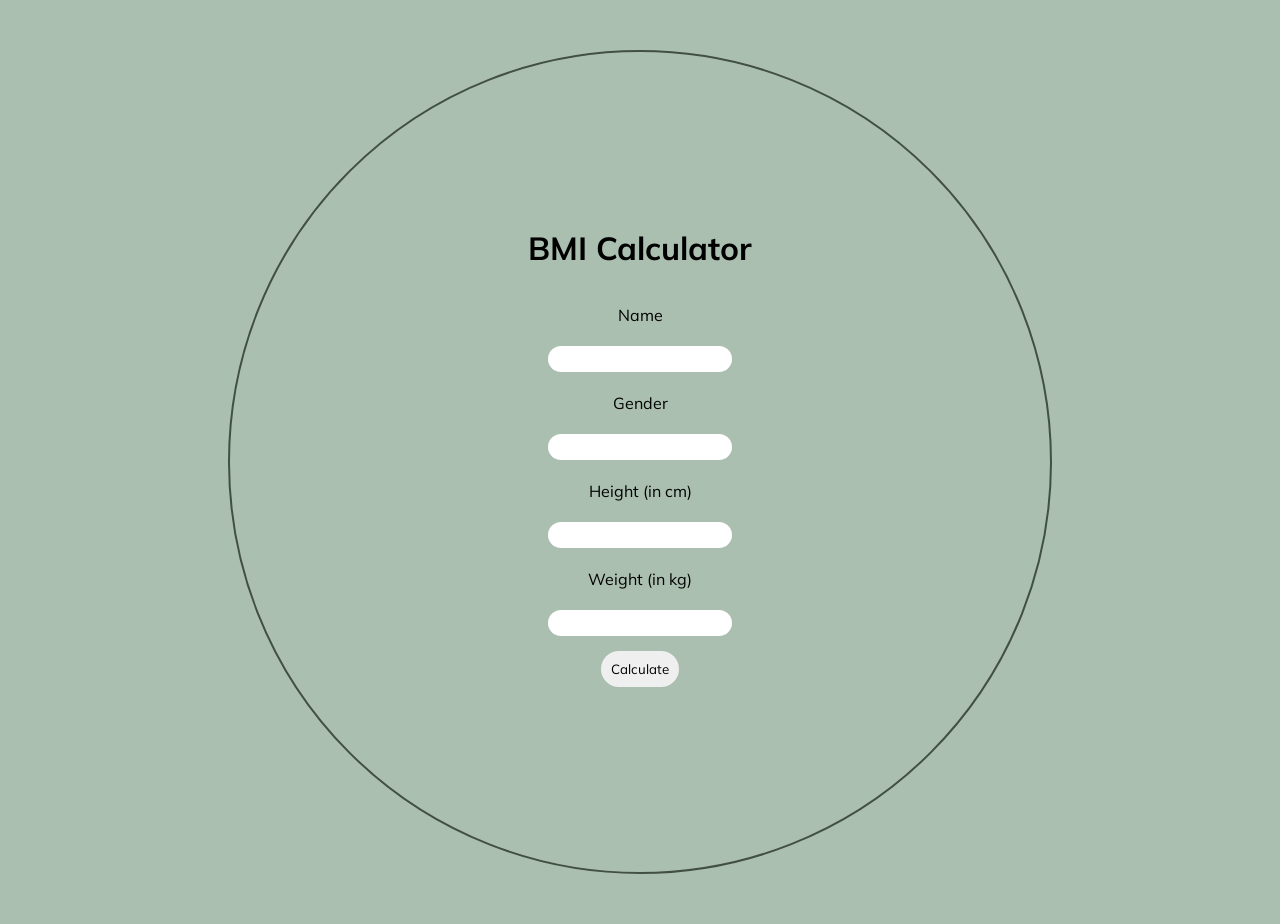
<file: BMIhw/index.html>
<!DOCTYPE html>
<html lang="en">
  <head>
    <meta charset="UTF-8" />
    <meta http-equiv="X-UA-Compatible" content="IE=edge" />
    <meta name="viewport" content="width=device-width, initial-scale=1.0" />
    <title>BMI Calculator</title>
    <link rel="stylesheet" href="./style.css" />
    <link
      href="https://fonts.googleapis.com/css?family=Muli"
      rel="stylesheet"
    />
  </head>
  <body>
    <div class="big-main-box">
      
      <div class="main-box">
        <h1>BMI Calculator</h1>
        <p>Name</p>

        <input type="text" id="name" />

        <p>Gender</p>

        <input type="text" id="gender" />

        <p>Height (in cm)</p>

        <input type="text" id="height" />

        <p>Weight (in kg)</p>

        <input type="text" id="weight" />

        <button id="btn">Calculate</button>

        <div id="result">
        </div>
      </div>
    </div>

    <script src="script.js"></script>
    
  </body>
</html>
</file>
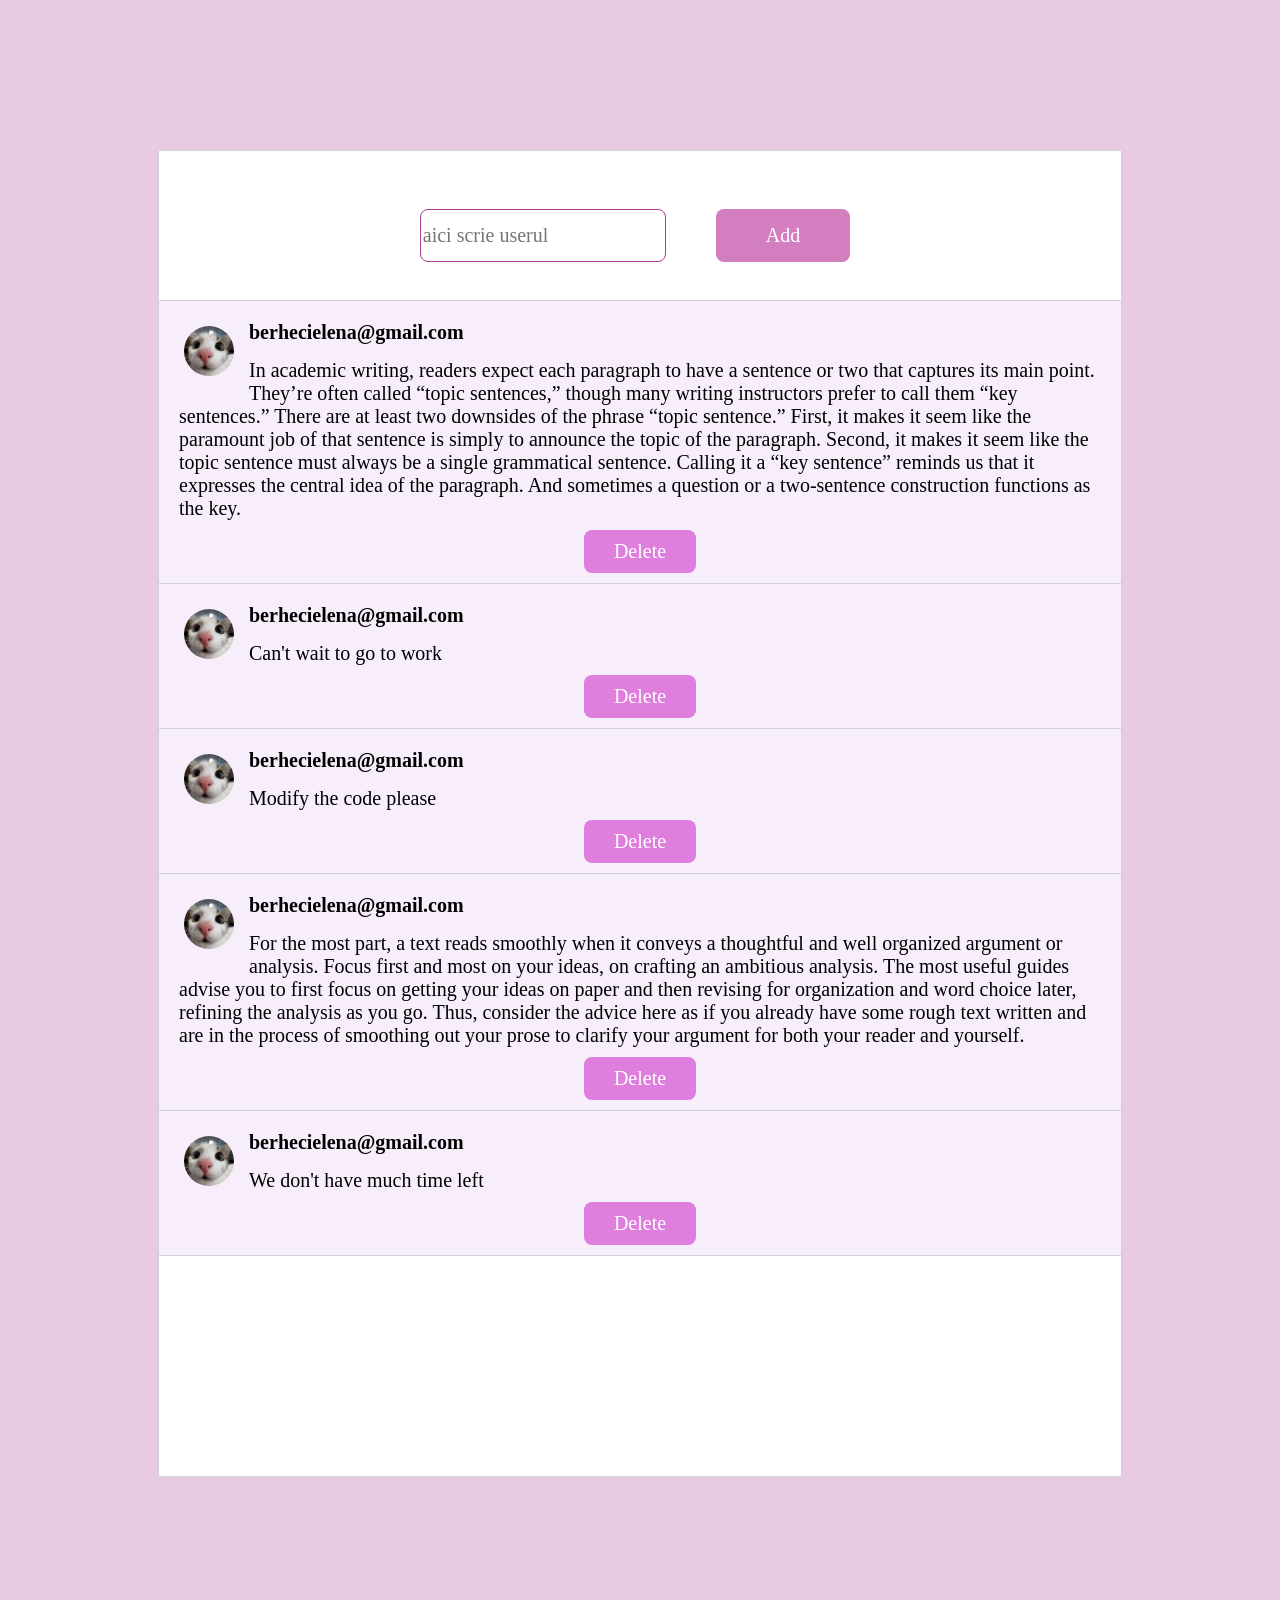
<file: Comment Box hw/index.html>
<!DOCTYPE html>
<html lang="en">
  <head>
    <meta charset="UTF-8" />
    <meta http-equiv="X-UA-Compatible" content="IE=edge" />
    <meta name="viewport" content="width=device-width, initial-scale=1.0" />
    <link rel="stylesheet" href="./style.css" />

    <title>e-mail</title>
    <link rel="shortcut icon" href="/pngfind.com-mail-icon-png-533871.png">
  </head>
  <body>
    <div class="main-box">
      <div class="searchbar">
        <input type="text" id="to-do-input" placeholder="aici scrie userul" name="search"/>
        <button class="mainbttn" id="to-do-button">Add</button>
        <script src="./dom.js"></script>
      </div>
    </div>
    <div class="bottom-box"></div>
  </body>
</html>
</file>
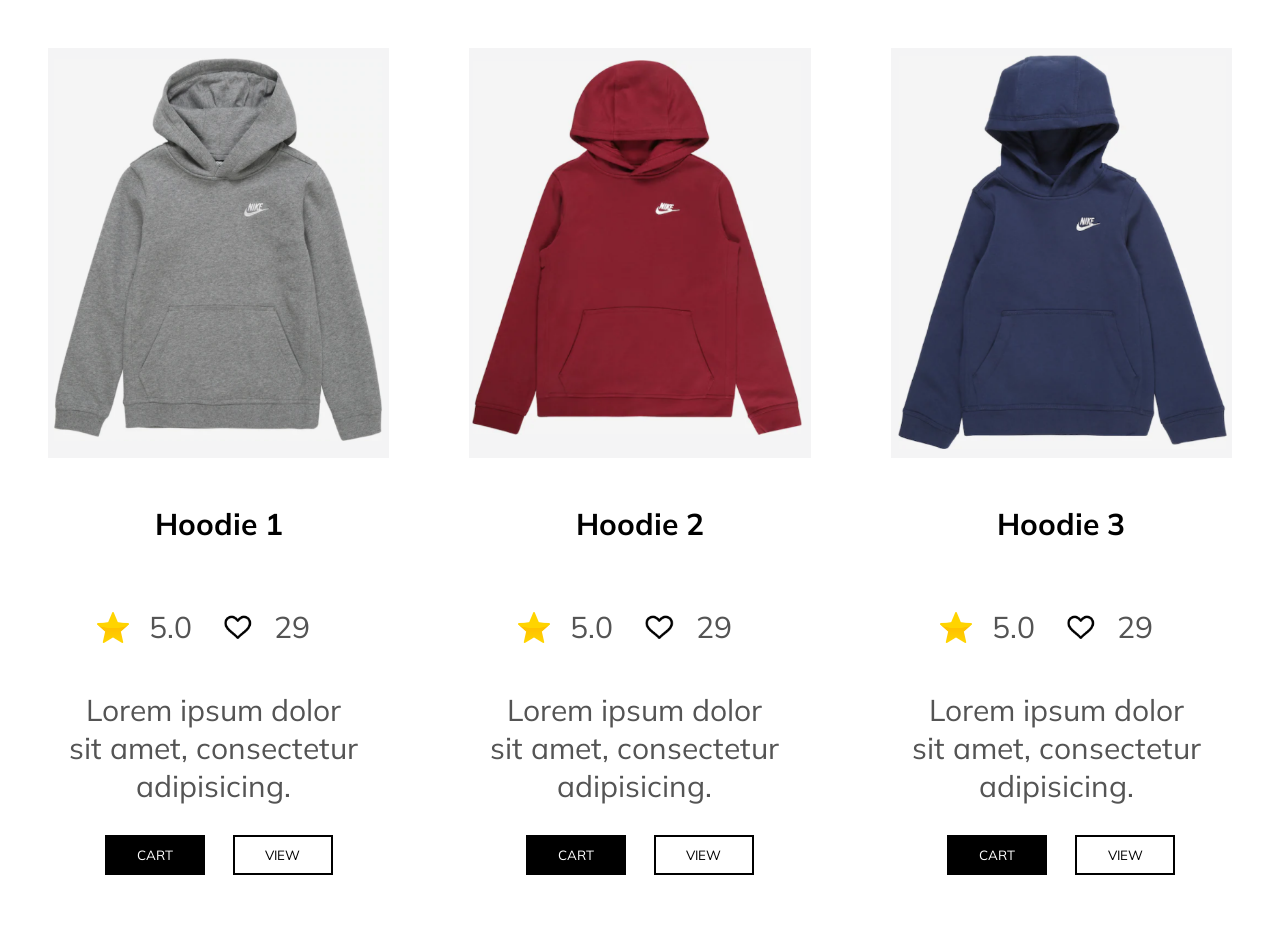
<file: OPTIONALLayoutinghw/index.html>
<!DOCTYPE html>
<html lang="en">
  <head>
    <meta charset="UTF-8" />
    <meta http-equiv="X-UA-Compatible" content="IE=edge" />
    <meta name="viewport" content="width=device-width, initial-scale=1.0" />
    <title>Shop</title>
    <link rel="stylesheet" href="./style.css" />
    <link
      href="https://fonts.googleapis.com/css?family=Muli"
      rel="stylesheet"
    />
  </head>
  <body>
    <div class="main-box">
      <div class="first-product">
        <img src="images/first-hoodie.png" width="100%" height="100%" />
        <h4>Hoodie 1</h4>
        <div class="rating">
          <img src="images/star.png" style="max-width: 10%; height: auto" />
          <p>5.0</p>
          <img src="images/heart.jpeg" style="max-width: 10%; height: auto" />
          <p>29</p>
        </div>
        <p>Lorem ipsum dolor sit amet, consectetur adipisicing.</p>
        <button class="cart" width="100%" height="100%">CART</button>
        <button class="view" width="100%" height="100%">VIEW</button>
      </div>
      <div class="second-product">
        <img src="images/second-hoodie.png" width="100%" height="100%" />
        <h4>Hoodie 2</h4>
        <div class="rating">
          <img src="images/star.png" style="max-width: 10%; height: auto" />
          <p>5.0</p>
          <img src="images/heart.jpeg" style="max-width: 10%; height: auto" />
          <p>29</p>
        </div>
        <p>Lorem ipsum dolor sit amet, consectetur adipisicing.</p>
        <button class="cart" width="100%" height="100%">CART</button>
        <button class="view" width="100%" height="100%">VIEW</button>
      </div>
      <div class="third-product">
        <img src="images/third-hoodie.png" width="100%" height="100%" />
        <h4>Hoodie 3</h4>
        <div class="rating">
          <img src="images/star.png" style="max-width: 10%; height: auto" />
          <p>5.0</p>
          <img src="images/heart.jpeg" style="max-width: 10%; height: auto" />
          <p>29</p>
        </div>
        <p>Lorem ipsum dolor sit amet, consectetur adipisicing.</p>
        <button class="cart" width="100%" height="100%">CART</button>
        <button class="view" width="100%" height="100%">VIEW</button>
      </div>
    </div>
  </body>
</html>
</file>
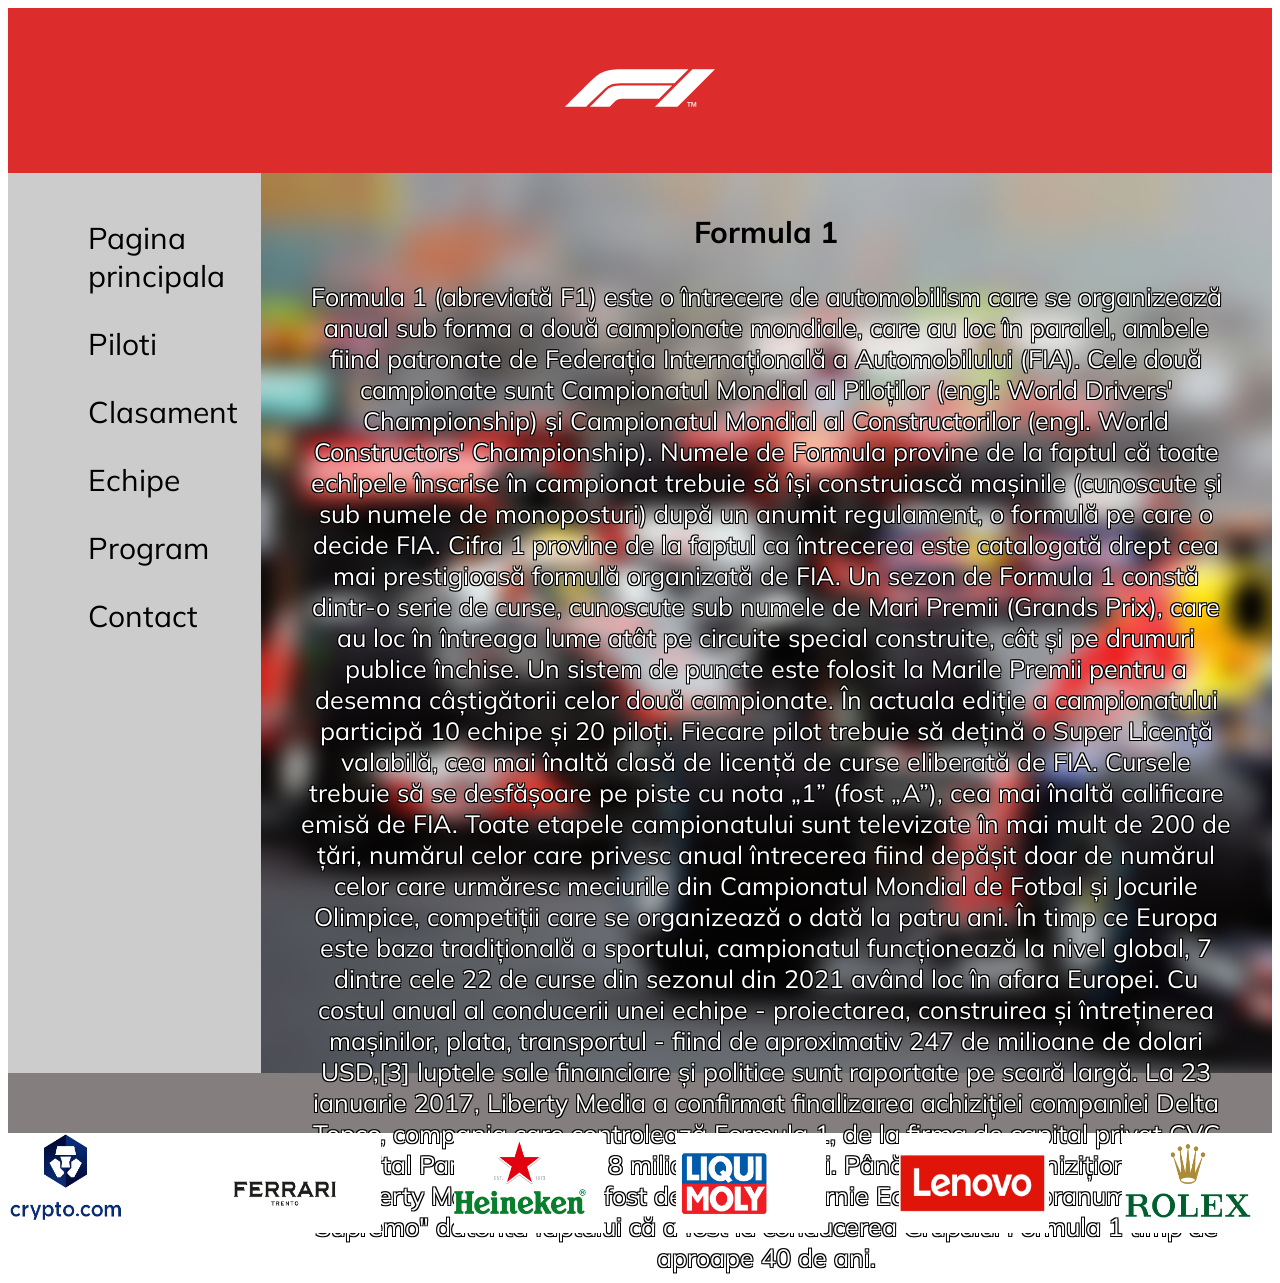
<file: proiect razvy/index.html>
<!DOCTYPE html>
<html lang="en">
<head>
    <meta charset="UTF-8">
    <meta http-equiv="X-UA-Compatible" content="IE=edge">
    <meta name="viewport" content="width=device-width, initial-scale=1.0">
    <link rel="stylesheet" href="style.css">
    <link
      href="https://fonts.googleapis.com/css?family=Muli"
      rel="stylesheet"
    />
    <title>Pagina principala</title>
</head>
<body>
    <header>
        <img src="images/f1_logo.svg"; height="50px">
  

      </header>
      
      <section>
        <nav>
          <ul>
            <li><a href="/index.html">Pagina principala</a></li>
            <li><a href="/piloti.html">Piloti</a></li>
            <li><a href="/clasament.html">Clasament</a></li>
            <li><a href="/echipe.html">Echipe</a></li>
            <li><a href="/program.html">Program</a></li>
            <li><a href="/contact.html">Contact</a></li>
        </nav>
        
        <div class="content">

          <h1>Formula 1</h1>
         <p> Formula 1 (abreviată F1) este o întrecere de automobilism care se organizează anual sub forma a două campionate mondiale, care au loc în paralel, ambele fiind patronate de Federația Internațională a Automobilului (FIA). Cele două campionate sunt Campionatul Mondial al Piloților (engl: World Drivers' Championship) și Campionatul Mondial al Constructorilor (engl. World Constructors' Championship). Numele de Formula provine de la faptul că toate echipele înscrise în campionat trebuie să își construiască mașinile (cunoscute și sub numele de monoposturi) după un anumit regulament, o formulă pe care o decide FIA. Cifra 1 provine de la faptul ca întrecerea este catalogată drept cea mai prestigioasă formulă organizată de FIA.

Un sezon de Formula 1 constă dintr-o serie de curse, cunoscute sub numele de Mari Premii (Grands Prix), care au loc în întreaga lume atât pe circuite special construite, cât și pe drumuri publice închise. Un sistem de puncte este folosit la Marile Premii pentru a desemna câștigătorii celor două campionate. În actuala ediție a campionatului participă 10 echipe și 20 piloți. Fiecare pilot trebuie să dețină o Super Licență valabilă, cea mai înaltă clasă de licență de curse eliberată de FIA. Cursele trebuie să se desfășoare pe piste cu nota „1” (fost „A”), cea mai înaltă calificare emisă de FIA.
Toate etapele campionatului sunt televizate în mai mult de 200 de țări, numărul celor care privesc anual întrecerea fiind depășit doar de numărul celor care urmăresc meciurile din Campionatul Mondial de Fotbal și Jocurile Olimpice, competiții care se organizează o dată la patru ani. În timp ce Europa este baza tradițională a sportului, campionatul funcționează la nivel global, 7 dintre cele 22 de curse din sezonul din 2021 având loc în afara Europei. Cu costul anual al conducerii unei echipe - proiectarea, construirea și întreținerea mașinilor, plata, transportul - fiind de aproximativ 247 de milioane de dolari USD,[3] luptele sale financiare și politice sunt raportate pe scară largă. La 23 ianuarie 2017, Liberty Media a confirmat finalizarea achiziției companiei Delta Topco, compania care controlează Formula 1, de la firma de capital privat CVC Capital Partners pentru 8 miliarde de dolari. Până să fi fost achiziționată de Liberty Media, firma a fost deținută de Bernie Ecclestone, supranumit „F1 Supremo" datorită faptului că a fost la conducerea Grupului Formula 1 timp de aproape 40 de ani.
          </p><div class="bd-image"></div>
        </div>
      </section>
      
      <footer>
<div class="footer-info"></div>     
      </footer> 
      <div class="sponsors">

        <img src="images/crypto.png" >
        <img src="images/ferrari.png">
        <img src="images/heineken.png">
        <img src="images/liqui moly.jpeg">
        <img src="images/Lenovo.jpeg">
        <img src="images/rolex.png">
        
    </div>
</body>
</html>
</file>
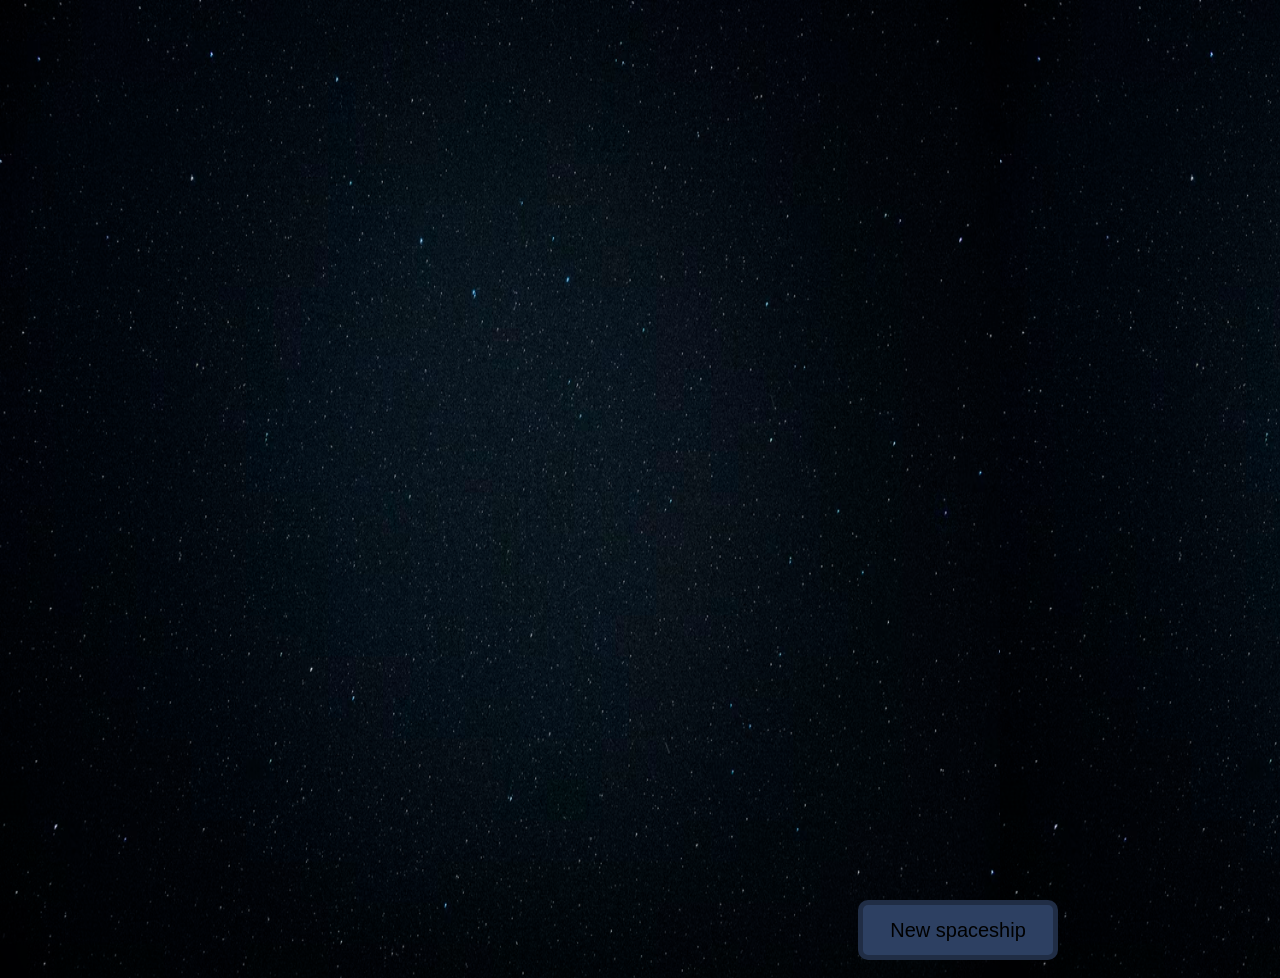
<file: week10spaceship/index.html>
<!DOCTYPE html>
<html lang="en">
  <head>
    <meta charset="UTF-8" />
    <meta http-equiv="X-UA-Compatible" content="IE=edge" />
    <meta name="viewport" content="width=device-width, initial-scale=1.0" />
    <link rel="stylesheet" href="./style.css" />
    <title>Spaceship Game</title>
  </head>
  <body>
    <div class="game-container"></div>
    <button class="generate">New spaceship</button>
    <script type="module" src="./app.js"></script>
  </body>
</html>
</file>
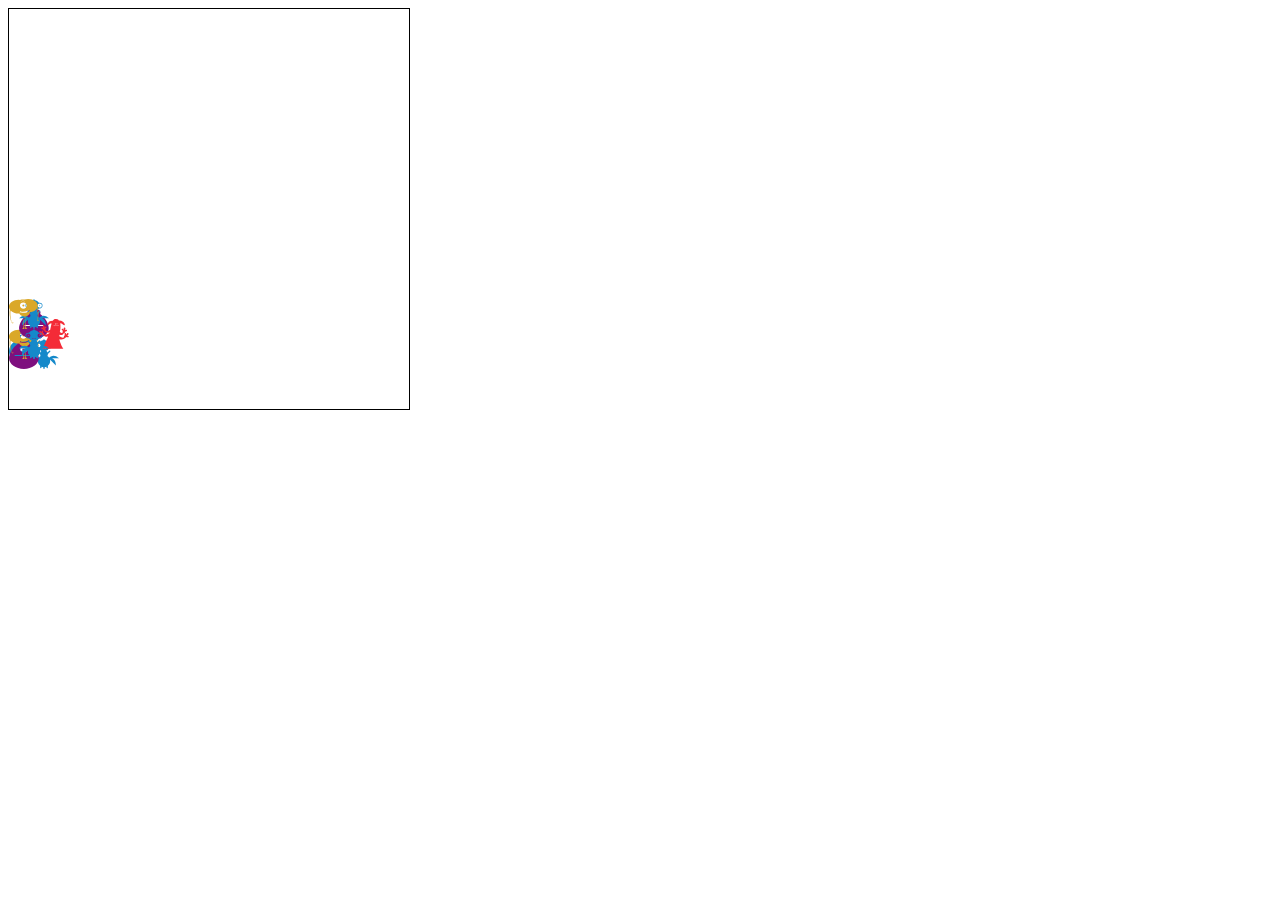
<file: week11_spaceshipHW/index.html>
<!DOCTYPE html>
<html lang="en">
  <head>
    <meta charset="UTF-8" />
    <meta http-equiv="X-UA-Compatible" content="IE=edge" />
    <meta name="viewport" content="width=device-width, initial-scale=1.0" />
    <title>Document</title>
    <link rel="stylesheet" href="./style.css" />
  </head>
  <body>
    <div id="game-container"></div>
    <script type="module" src="./app.js"></script>
  </body>
</html>
</file>
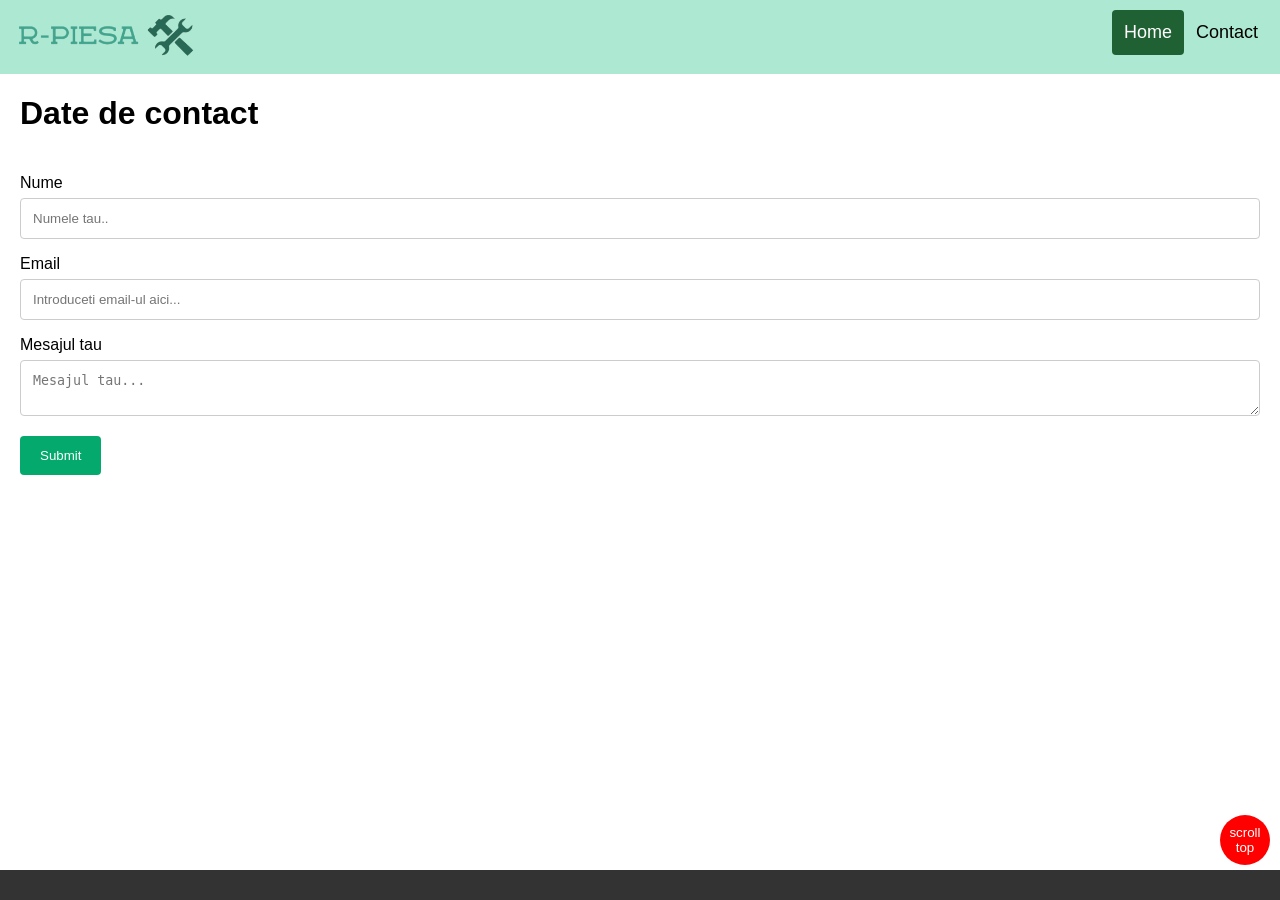
<file: 02week/contact.html>
<!DOCTYPE html>
<html>
<head>
<meta name="viewport" content="width=device-width, initial-scale=1">
<link rel="stylesheet"  href="./contact.css"/>
<style>

</style>
</head>
<meta name="viewport" content="width=device-width,initial-scale=1,maximum-scale=1,user-scalable=no">
<meta http-equiv="X-UA-Compatible" content="IE=edge,chrome=1">
<meta name="HandheldFriendly" content="true">
<link rel="icon" href="imagini/icon.png">
<title>R-Piesa</title>
<body>

<div class="header">
    <img src="imagini/Logo_R-Piesa.png"; height="50px">
  
  <div class="header-right">
    <a class="active" href="./home.html">Home</a>
    <a href="./contact.html">Contact</a>
    
  </div>
</div>

<div style="padding-left:20px">
  <h1>Date de contact</h1>
  
</div>
<div class="container">
  <form action="/action_page.php">
    <label for="nume">Nume</label>
    <input type="text" id="fname" name="nume" placeholder="Numele tau..">
    
    <label for="email">Email</label>
    <input type="text" id="email" name="email" placeholder="Introduceti email-ul aici..." ><br>
    
    <label for="mesajultau">Mesajul tau</label>
    <textarea id="text" name="mesajultau" placeholder="Mesajul tau..." ></textarea>
    
    
    <input type="submit" value="Submit">
  </form>
  
</div>
<button id="scrolltop">
  scroll top
</button>

<footer>
   </footer>
</body>
</html>
</file>
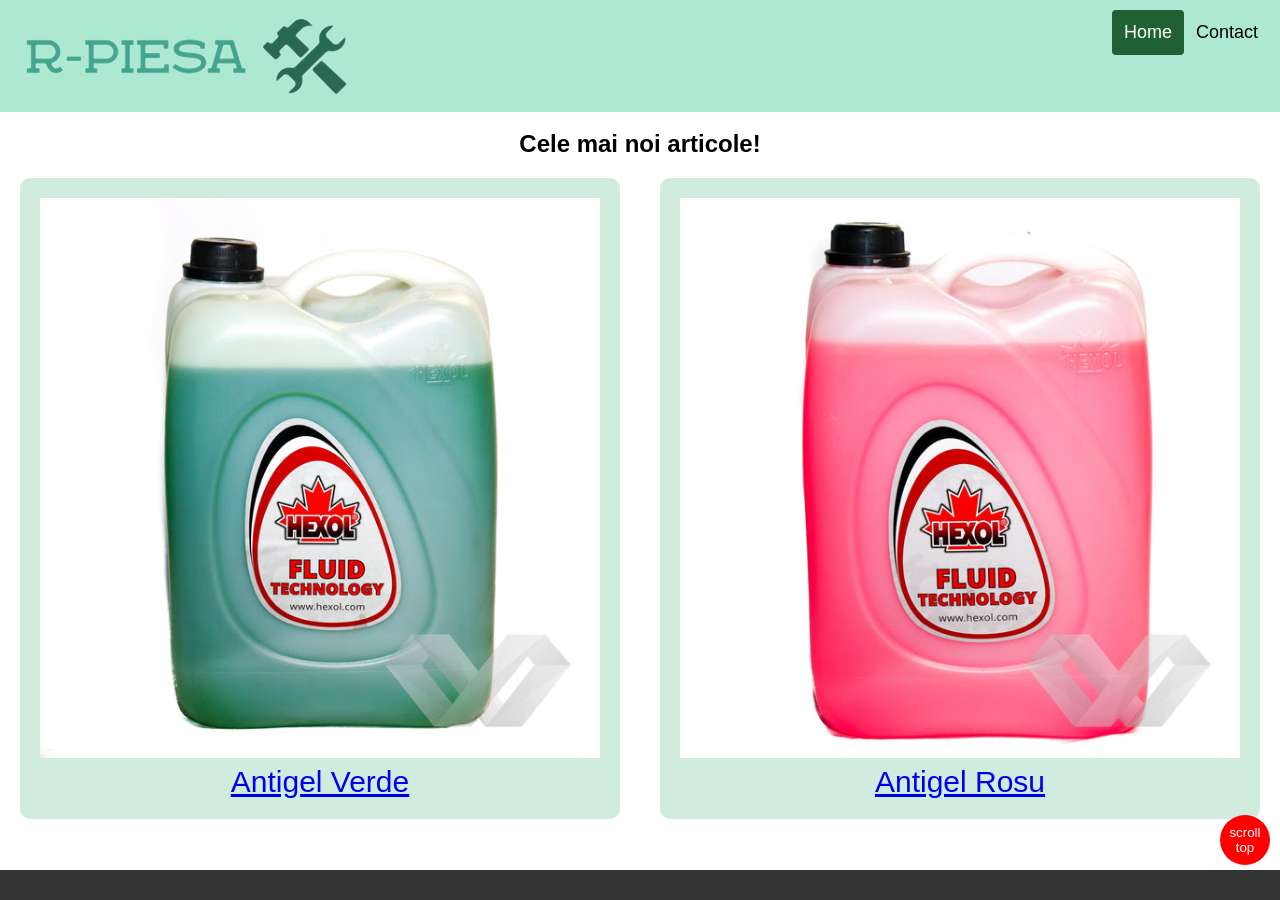
<file: 02week/home.html>
<!DOCTYPE html>
<html>
<head>
<meta name="viewport" content="width=device-width, initial-scale=1">
<link rel="stylesheet"  href="./home.css"/>
<style>


</style>
</head>
<meta name="viewport" content="width=device-width,initial-scale=1,maximum-scale=1,user-scalable=no">
<meta http-equiv="X-UA-Compatible" content="IE=edge,chrome=1">
<meta name="HandheldFriendly" content="true">
<link rel="icon" href="imagini/icon.png">
<title>R-Piesa</title>
<body>

<div class="header">
  
    <img src="imagini/Logo_R-Piesa.png">
  
  <div class="header-right">
    <a class="active" href="#home">Home</a>
    <a href="./contact.html">Contact</a>
 
  </div>
</div>

  

  <div class="content">
    <br>
    <h2>Cele mai noi articole! </h2>
<div class="flex-container">
    
  
   <div class="flex-item-left">
<div><a href="post-one.html" ><img src="imagini/antigel verde.jpeg"><br>Antigel Verde</a></div>
</div>

<div class="flex-item-right">
<div><a href="post-two.html" ><img src="imagini/antigel rosu.jpeg" ><br>Antigel Rosu</a></div>
</div>
</div>

</div>
<button id="scrolltop">
  scroll top
</button>



  <div class="footer"></div>


</body>
</html>
</file>
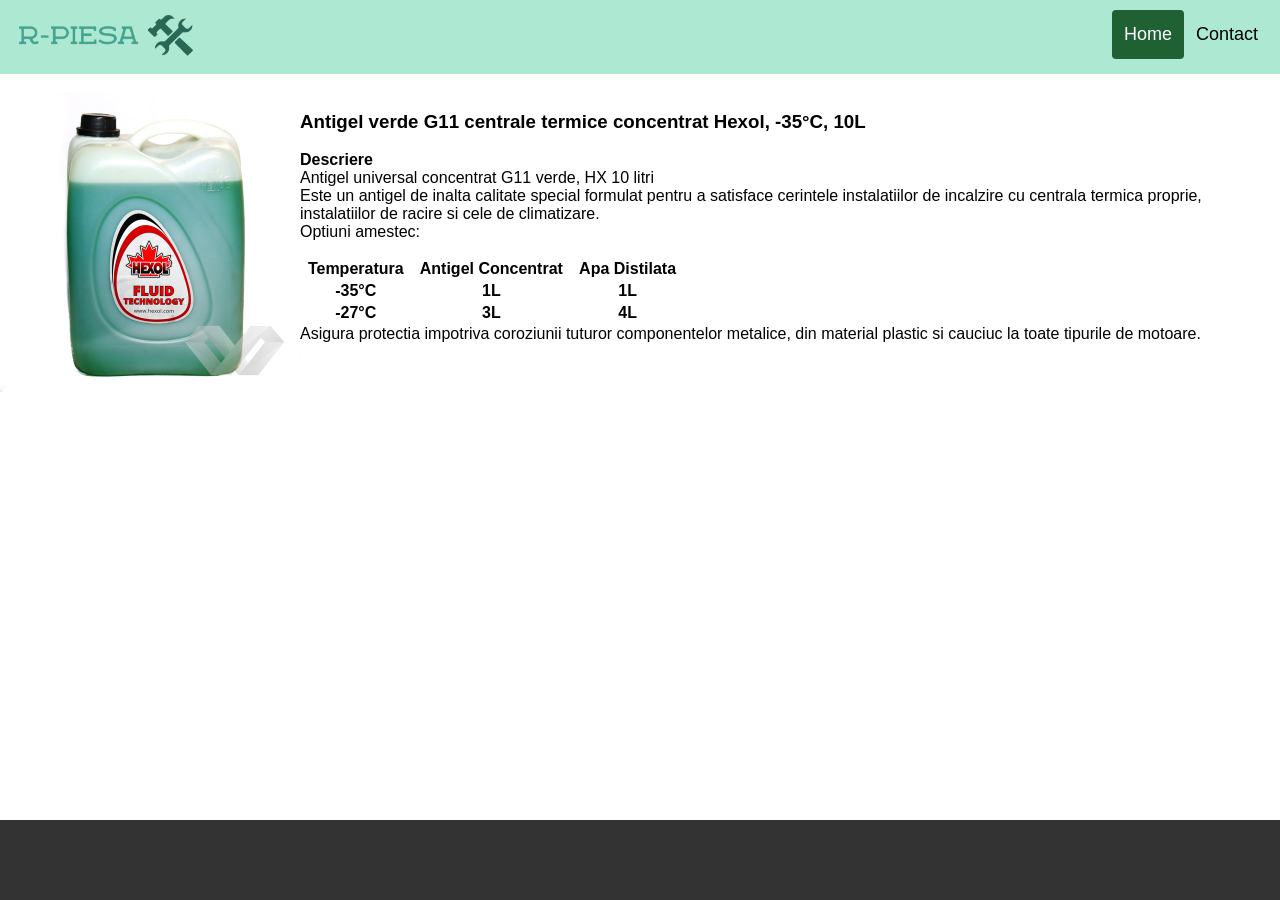
<file: 02week/post-one.html>
<!DOCTYPE html>
<html>
<head>
<meta name="viewport" content="width=device-width, initial-scale=1">
<link rel="stylesheet"  href="./post-one.css"/>
<style>


</style>
</head>
<body>
    <footer>

    </footer>
<div class="header">
    
    <img src="imagini/Logo_R-Piesa.png"; height="50px">
  
  <div class="header-right">
    <a class="active" href="#home">Home</a>
    <a href="./contact.html">Contact</a>
    
  </div>
</div>

<div style="padding-left:20px">
  <div class="content">
    

</div>
</div>
<br>

<div style="float: left">
<img src="imagini/antigel verde.jpeg" height="300px">
</div>
<h3>Antigel verde G11 centrale termice concentrat Hexol, -35°C, 10L
  
   </h3>
<p><b>Descriere</b><br>
    Antigel universal concentrat G11 verde, HX 10 litri<br>
    
    Este un antigel de inalta calitate special formulat pentru a satisface cerintele instalatiilor de incalzire cu centrala termica proprie, instalatiilor de racire si cele de climatizare.<br>
    
    Optiuni amestec:<br>
   <table style="width:30%">
    <tr>
<th>Temperatura</th>
<th>Antigel Concentrat</th>
<th>Apa Distilata</th>
</tr>
  <tr>
      <th>-35°C</th>
      <th>1L</th>
      <th>1L</th>
  </tr>
  <tr>
      <th>-27°C</th>
      <th>3L</th>
      <th>4L</th>
  </tr>
</table>
    Asigura protectia impotriva coroziunii tuturor componentelor metalice, din material plastic si cauciuc la toate tipurile de motoare. </p>
    
</body>
</html>
</file>
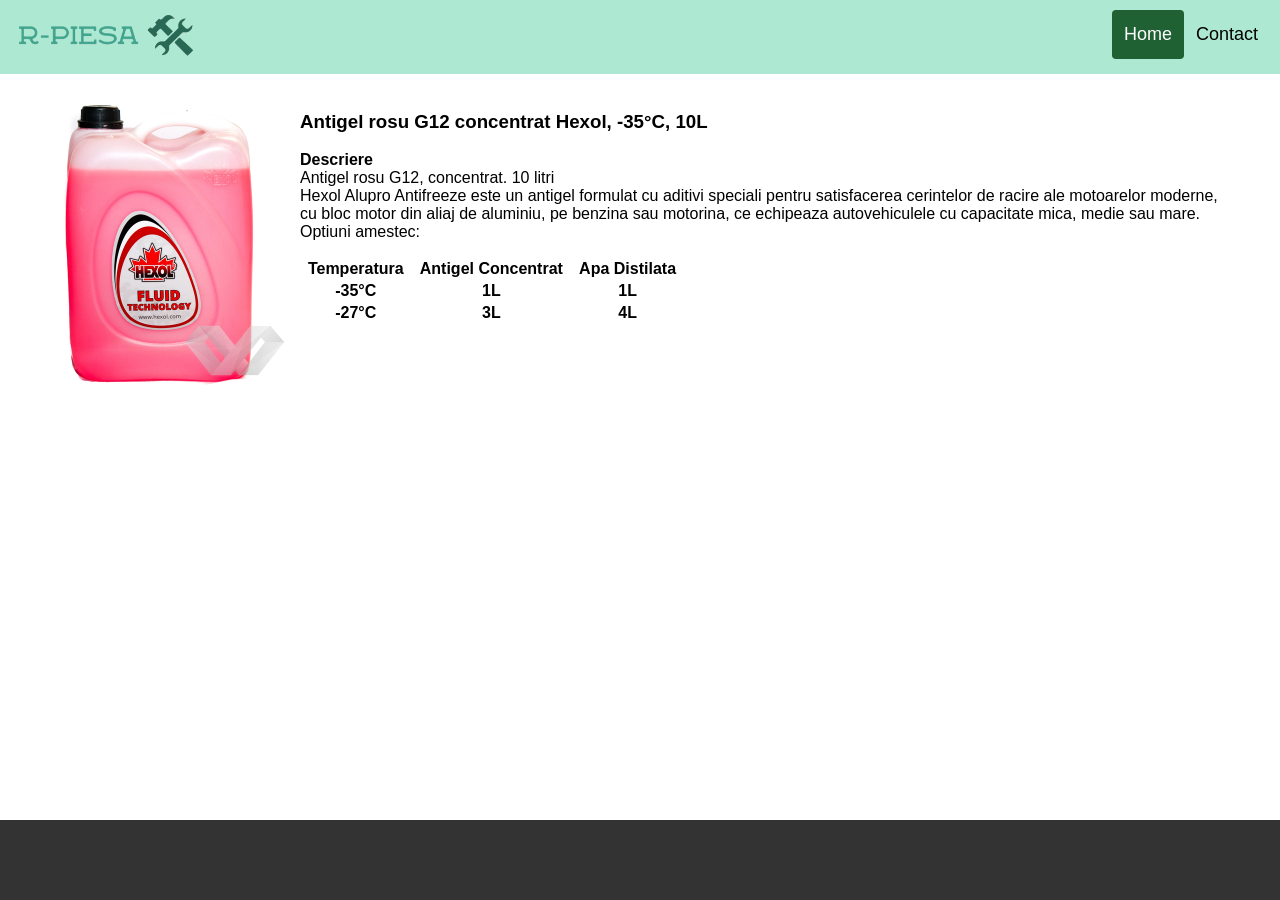
<file: 02week/post-two.html>
<!DOCTYPE html>
<html>
<head>
<meta name="viewport" content="width=device-width, initial-scale=1">
<link rel="stylesheet"  href="./post-one.css"/>
<style>


</style>
</head>
<body>
    <footer>

    </footer>
<div class="header">
    
    <img src="imagini/Logo_R-Piesa.png"; height="50px">
  
  <div class="header-right">
    <a class="active" href="#home">Home</a>
    <a href="./contact.html">Contact</a>
    
  </div>
</div>

<div style="padding-left:20px">
  <div class="content">
    

</div>
</div>
<br>
<div style="float: left">
<img src="imagini/antigel rosu.jpeg" height="300px">
</div>
<h3>Antigel rosu G12 concentrat Hexol, -35°C, 10L
  
   </h3>
<p><b>Descriere</b><br>
    Antigel rosu G12, concentrat. 10 litri<br>
    
    Hexol Alupro Antifreeze este un antigel formulat cu aditivi speciali pentru satisfacerea cerintelor de racire ale motoarelor moderne, <br>cu bloc motor din aliaj de aluminiu, pe benzina sau motorina, ce echipeaza autovehiculele cu capacitate mica, medie sau mare.<br>
    
    Optiuni amestec:<br>
   <table style="width:30%">
    <tr>
<th>Temperatura</th>
<th>Antigel Concentrat</th>
<th>Apa Distilata</th>
</tr>
  <tr>
      <th>-35°C</th>
      <th>1L</th>
      <th>1L</th>
  </tr>
  <tr>
      <th>-27°C</th>
      <th>3L</th>
      <th>4L</th>
  </tr>
</table>
    

</body>
</html>
</file>
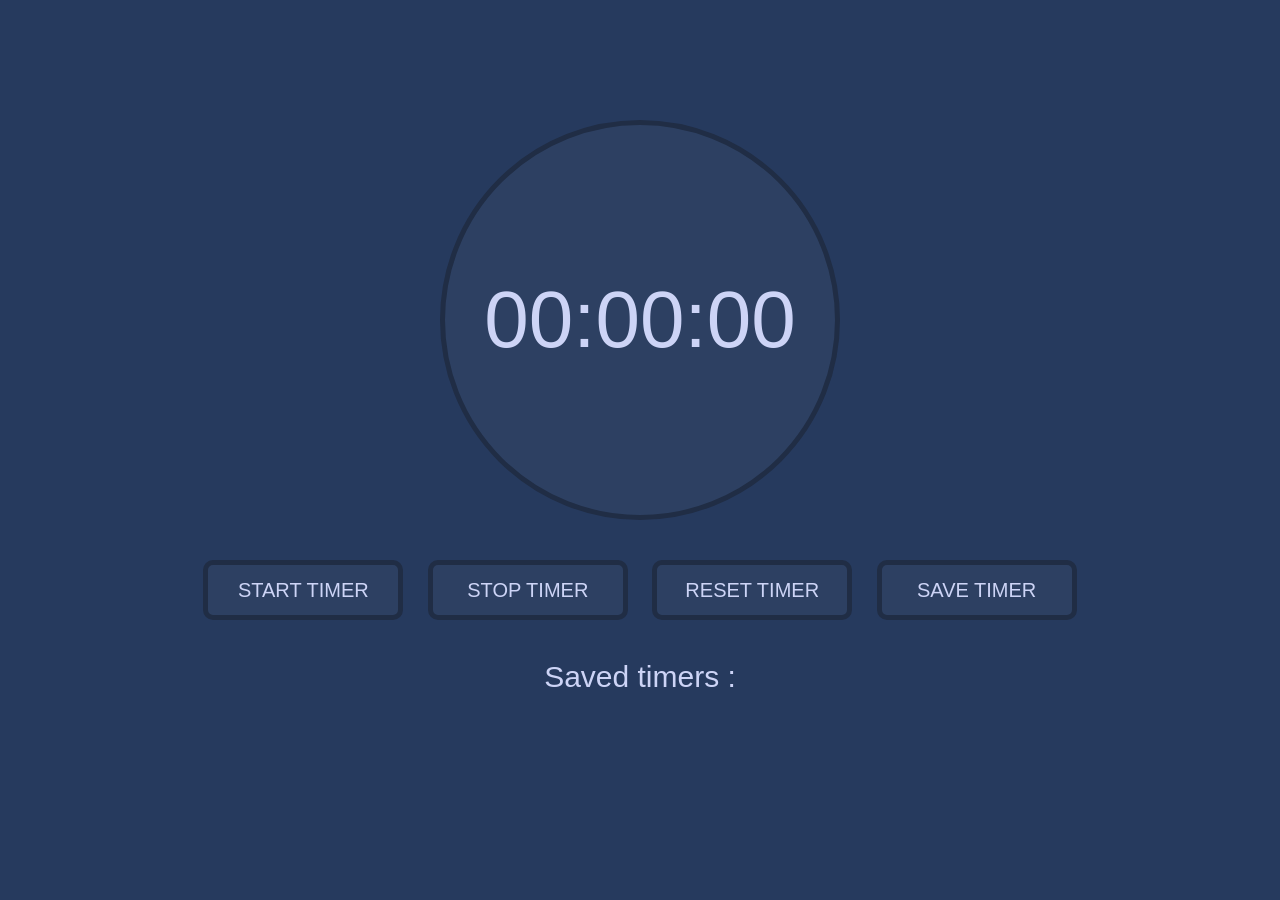
<file: digitaltimer/home.html>
<!DOCTYPE html>
<html lang="en">
  <head>
    <meta charset="UTF-8" />
    <meta http-equiv="X-UA-Compatible" content="IE=edge" />
    <meta name="viewport" content="width=device-width, initial-scale=1.0" />
    <title>TIMER</title>
    <link rel="shortcut icon" href="timericon.png" />
    <link rel="stylesheet" href="style.css" />
  </head>
  <body>
    <script src="./app.js"></script>
    <div class="buttons">
      <button onclick="startTimer()">START TIMER</button>
      <button onclick="stopTimer()">STOP TIMER</button>
      <button onclick="resetTimer()">RESET TIMER</button>
      <button onclick="saveTimer()">SAVE TIMER</button>
      <div class="paragraph"><p>Saved timers :</p></div>
    </div>
  </body>
</html>
</file>
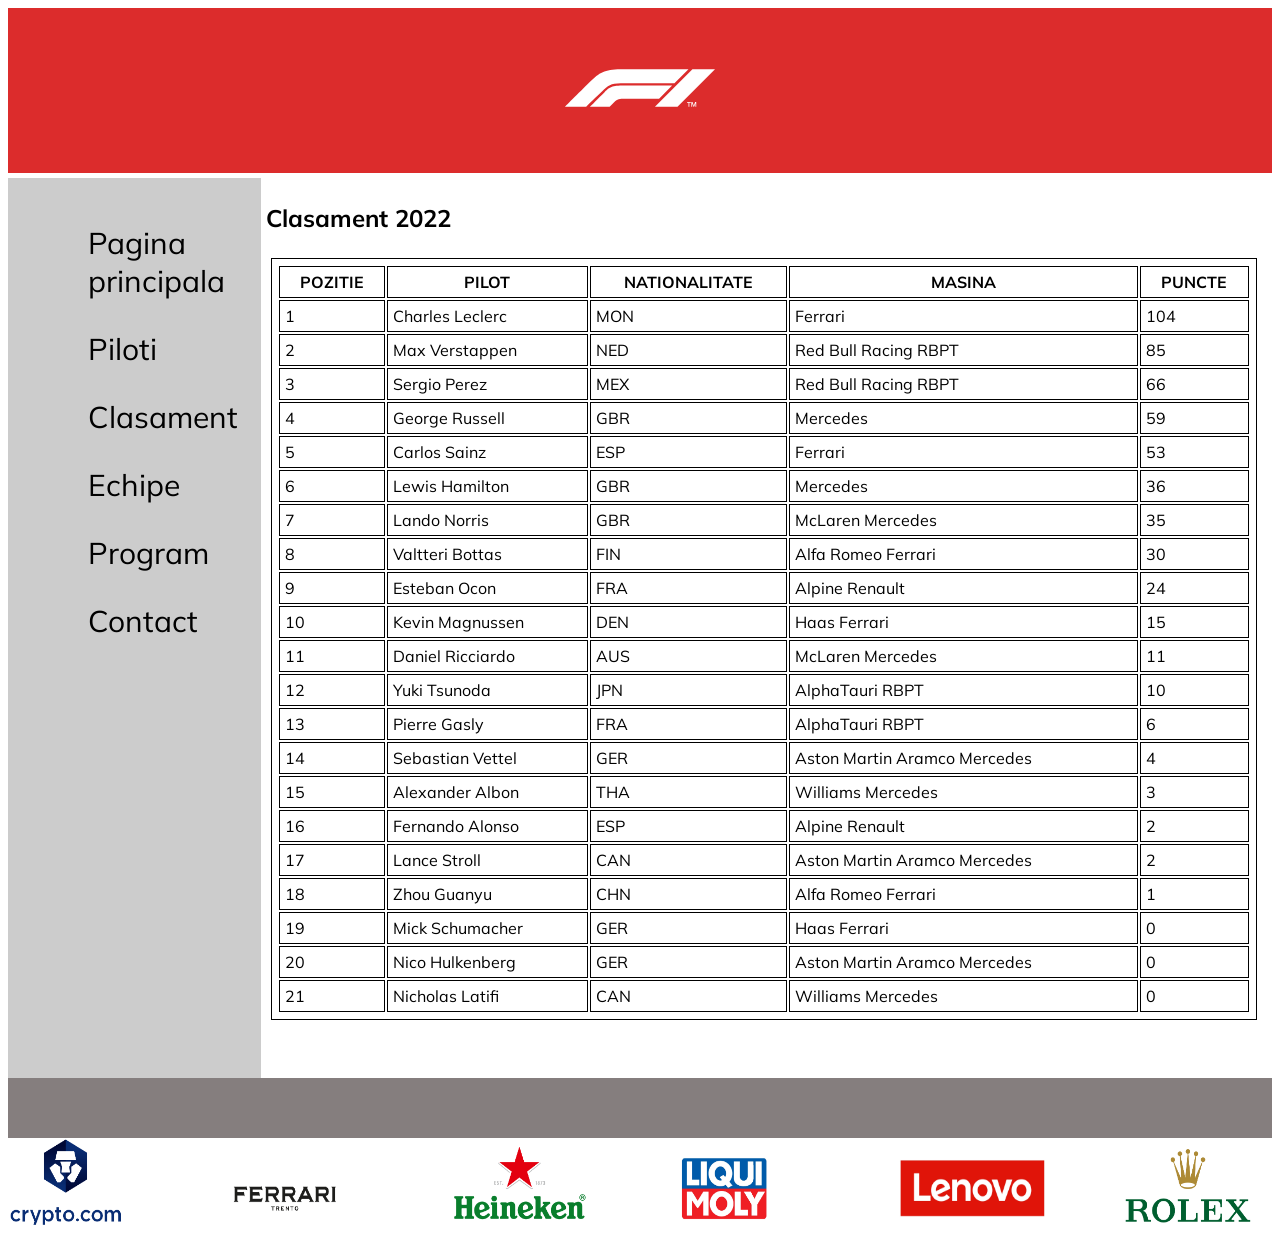
<file: proiect razvy/clasament.html>
<!DOCTYPE html>
<html lang="en">
  <head>
    <meta charset="UTF-8" />
    <meta http-equiv="X-UA-Compatible" content="IE=edge" />
    <meta name="viewport" content="width=device-width, initial-scale=1.0" />
    <link rel="stylesheet" href="style.css" />
    <link
      href="https://fonts.googleapis.com/css?family=Muli"
      rel="stylesheet"
    />
    <title>Clasament</title>
  </head>
  <body>
    <header>
      <img src="images/f1_logo.svg" ; height="50px" />
    </header>

    <section>
      <nav>
        <ul>
            <li><a href="/index.html">Pagina principala</a></li>
            <li><a href="/piloti.html">Piloti</a></li>
            <li><a href="/clasament.html">Clasament</a></li>
            <li><a href="/echipe.html">Echipe</a></li>
            <li><a href="/program.html">Program</a></li>
            <li><a href="/contact.html">Contact</a></li>
        </ul>
      </nav>

      <div class="clasament">
        <h2>Clasament 2022</h2>

<table>
  <tr>
    <th>POZITIE</th>
    <th>PILOT</th>
    <th>NATIONALITATE</th>
    <th>MASINA</th>
    <th>PUNCTE</th>
  </tr>
  <tr>
    <td>1</td>
    <td>Charles Leclerc</td>
    <td>MON</td>
    <td>Ferrari</td>
    <td>104</td>
  </tr>
  <tr>
    <td>2</td>
    <td>Max Verstappen</td>
    <td>NED</td>
    <td>Red Bull Racing RBPT</td>
    <td>85</td>
  </tr>
  <tr>
    <td>3</td>
    <td>Sergio Perez</td>
    <td>MEX</td>
    <td>Red Bull Racing RBPT</td>
    <td>66</td>
  </tr>
  <tr>
    <td>4</td>
    <td>George Russell</td>
    <td>GBR</td>
    <td>Mercedes</td>
    <td>59</td>
  </tr>
  <tr>
    <td>5</td>
    <td>Carlos Sainz</td>
    <td>ESP</td>
    <td>Ferrari</td>
    <td>53</td>
  </tr>
  <tr>
    <td>6</td>
    <td>Lewis Hamilton</td>
    <td>GBR</td>
    <td>Mercedes</td>
    <td>36</td>
  </tr>
  <tr>
    <td>7</td>
    <td>Lando Norris</td>
    <td>GBR</td>
    <td>McLaren Mercedes</td>
    <td>35</td>
  </tr>
  <tr>
    <td>8</td>
    <td>Valtteri Bottas</td>
    <td>FIN</td>
    <td>Alfa Romeo Ferrari</td>
    <td>30</td>
  </tr>
  <tr>
    <td>9</td>
    <td>Esteban Ocon</td>
    <td>FRA</td>
    <td>Alpine Renault</td>
    <td>24</td>
  </tr>

  <tr>
    <td>10</td>
    <td>Kevin Magnussen</td>
    <td>DEN</td>
    <td>Haas Ferrari</td>
    <td>15</td>
  </tr>

  <tr>
    <td>11</td>
    <td>Daniel Ricciardo</td>
    <td>AUS</td>
    <td>McLaren Mercedes</td>
    <td>11</td>
  </tr>
  <tr>
    <td>12</td>
    <td>Yuki Tsunoda</td>
    <td>JPN</td>
    <td>AlphaTauri RBPT</td>
    <td>10</td>
  </tr>
  <tr>
    <td>13</td>
    <td>Pierre Gasly</td>
    <td>FRA</td>
    <td>AlphaTauri RBPT</td>
    <td>6</td>
  </tr>
  <tr>
    <td>14</td>
    <td>Sebastian Vettel</td>
    <td>GER</td>
    <td>Aston Martin Aramco Mercedes</td>
    <td>4</td>
  </tr>
  <tr>
    <td>15</td>
    <td>Alexander Albon</td>
    <td>THA</td>
    <td>Williams Mercedes</td>
    <td>3</td>
  </tr>
  <tr>
    <td>16</td>
    <td>Fernando Alonso</td>
    <td>ESP</td>
    <td>Alpine Renault</td>
    <td>2</td>
  </tr>
  <tr>
    <td>17</td>
    <td>Lance Stroll</td>
    <td>CAN</td>
    <td>Aston Martin Aramco Mercedes</td>
    <td>2</td>
  </tr>
  <tr>
    <td>18</td>
    <td>Zhou Guanyu</td>
    <td>CHN</td>
    <td>Alfa Romeo Ferrari</td>
    <td>1</td>
  </tr>
  <tr>
    <td>19</td>
    <td>Mick Schumacher</td>
    <td>GER</td>
    <td>Haas Ferrari</td>
    <td>0</td>
  </tr>
  <tr>
    <td>20</td>
    <td>Nico Hulkenberg</td>
    <td>GER</td>
    <td>Aston Martin Aramco Mercedes</td>
    <td>0</td>
  </tr>
  <tr>
    <td>21</td>
    <td>Nicholas Latifi</td>
    <td>CAN</td>
    <td>Williams Mercedes</td>
    <td>0</td>
  </tr>

</table>
      </div>
    </section>

    <footer>
      <div class="footer-info"></div>
    </footer>
    <div class="sponsors">
      <img src="images/crypto.png" />
      <img src="images/ferrari.png" />
      <img src="images/heineken.png" />
      <img src="images/liqui moly.jpeg" />
      <img src="images/Lenovo.jpeg" />
      <img src="images/rolex.png" />
    </div>
  </body>
</html>
</file>
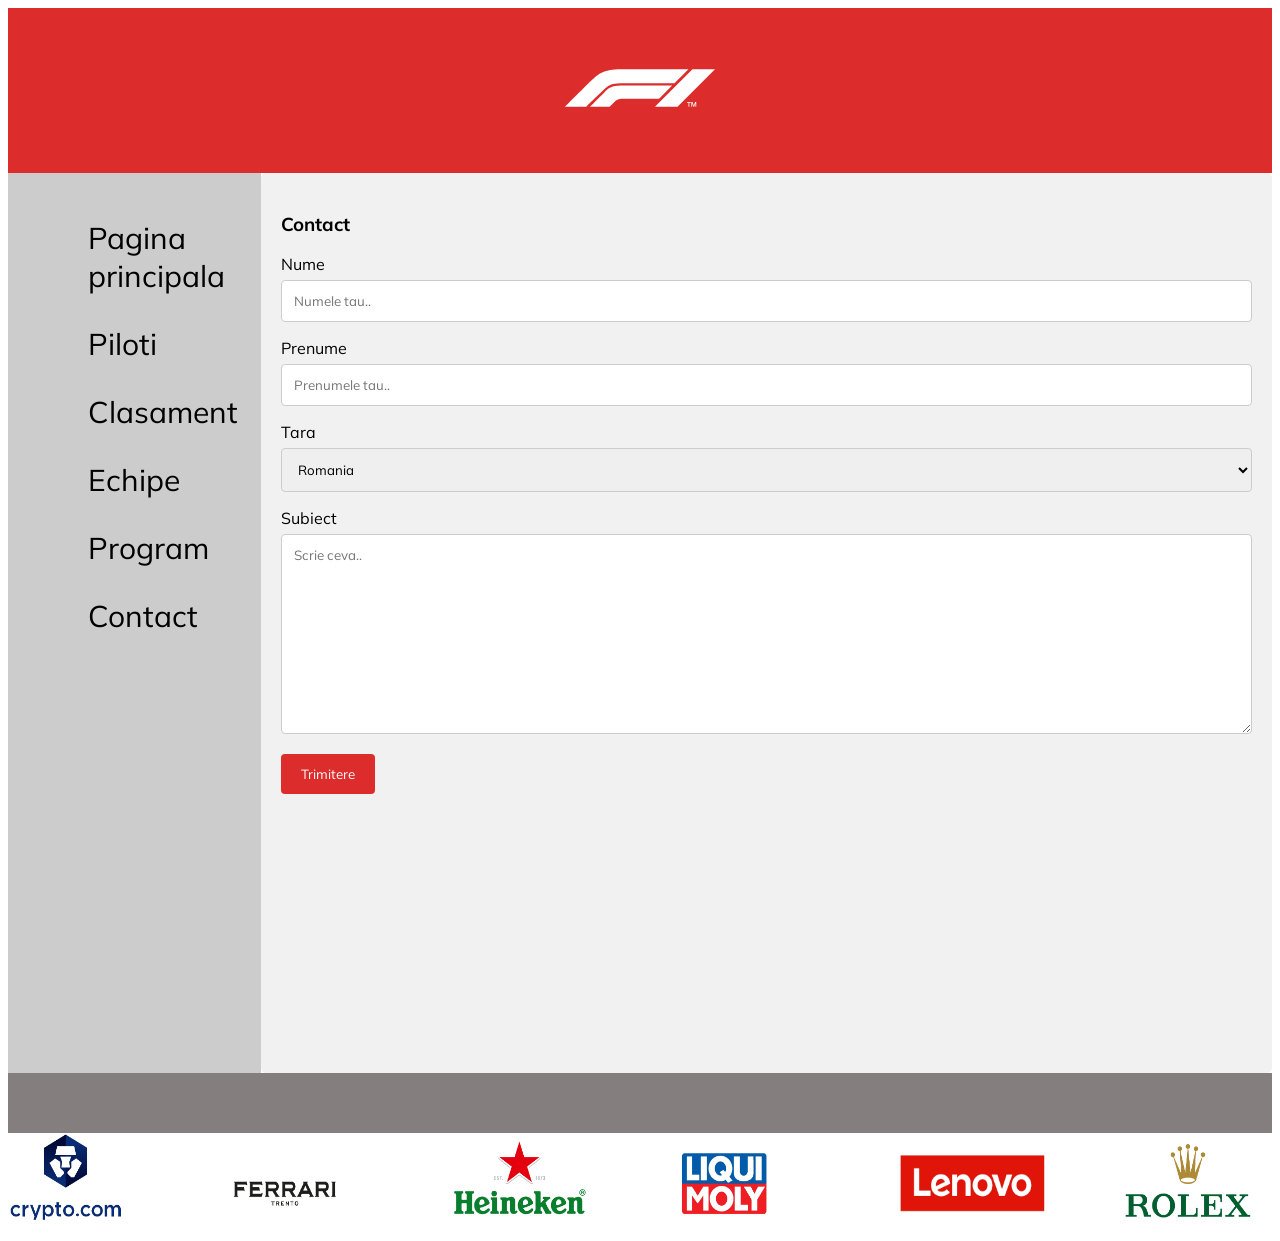
<file: proiect razvy/contact.html>
<!DOCTYPE html>
<html lang="en">
  <head>
    <meta charset="UTF-8" />
    <meta http-equiv="X-UA-Compatible" content="IE=edge" />
    <meta name="viewport" content="width=device-width, initial-scale=1.0" />
    <link rel="stylesheet" href="style.css" />
    <link
      href="https://fonts.googleapis.com/css?family=Muli"
      rel="stylesheet"
    />
    <title>Contact</title>
  </head>
  <body>
    <header>
      <img src="images/f1_logo.svg" ; height="50px" />
    </header>

    <section>
      <nav>
        <ul>
          <li><a href="/index.html">Pagina principala</a></li>
            <li><a href="/piloti.html">Piloti</a></li>
            <li><a href="/clasament.html">Clasament</a></li>
            <li><a href="/echipe.html">Echipe</a></li>
            <li><a href="/program.html">Program</a></li>
            <li><a href="/contact.html">Contact</a></li>
        </ul>
      </nav>
    
    

<div class="completare">
    <h3>Contact </h3>
  <form action="/action_page.php">
    <label for="fname">Nume</label>
    <input type="text" id="fname" name="firstname" placeholder="Numele tau..">

    <label for="lname">Prenume</label>
    <input type="text" id="lname" name="lastname" placeholder="Prenumele tau..">

    <label for="country">Tara</label>
    <select id="country" name="country">
      <option value="australia">Romania</option>
    </select>

    <label for="subject">Subiect</label>
    <textarea id="subject" name="subject" placeholder="Scrie ceva.." style="height:200px"></textarea>

    <input type="submit" value="Trimitere">
  </form>
</div>
</section>
    <footer>
      <div class="footer-info"></div>
    </footer>
    <div class="sponsors">
      <img src="images/crypto.png" />
      <img src="images/ferrari.png" />
      <img src="images/heineken.png" />
      <img src="images/liqui moly.jpeg" />
      <img src="images/Lenovo.jpeg" />
      <img src="images/rolex.png" />
    </div>
  </body>
</html>
</file>
<file: BMIhw/style.css>
* {
  font-family: "Muli";
}

body {
  padding: 20px;
  margin: 20px;
  border: 20px;
  display: flex;
  flex-direction: column;
  justify-content: center;
  align-items: center;
  background-color: rgb(170, 191, 175);
}

.big-main-box {
  width: 800px;
  height: 800px;
  display: flex;
  flex-direction: column;
  justify-content: center;
  align-items: center;
  border: 2px solid rgb(66, 79, 69);
  border-radius: 50%;
  margin: 10px;

  padding: 10px;
}

.main-box {
  display: flex;
  flex-direction: column;
  justify-content: center;
  align-items: center;
}

text {
  color: white;
}

button {
  border: 10px;
  margin: 10px;
  padding: 10px;
  border-radius: 30px;
  cursor: pointer;
  outline: none;
}

button:hover {
  background-color: rgb(66, 79, 69);
}

button:active {
  background-color: rgb(66, 79, 69);
  box-shadow: 10px 10px 15px rgb(77, 98, 82);
  transform: translateY(4px);
}

span {
  border: 10px;
  margin: 10px;
  padding: 5px;
  font-size: 20px;
}

input {
  border: 5px;
  margin: 5px;
  padding: 5px;
  border-radius: 30px;
}

#result {
  border: 5px;
  margin: 5px;
  padding: 5px;
  display: flex;
  align-items: center;
  border-radius: 50px;
  font-size: 20px;
}
</file>
<file: Comment Box hw/style.css>
* {
  font-size: 20px;
  font-family: Cambria, Cochin, Georgia, Times, "Times New Roman", serif;
}

body {
  background-color: rgb(232, 202, 226);
}

.main-box {
  flex-direction: column;
  justify-content: space-between;
  padding: 20px 20px 0px 20px;
  border: 90px;
  margin: 150px 150px 0px 150px;
  background-color: white;
  height: 100%;
  width: auto;
  display: flex;
  align-items: center;
  border-top: 1px solid lightgray;
  border-left: 1px solid lightgray;
  border-right: 1px solid lightgray;
  border-bottom: 1px solid lightgray;
}

.mainbttn {
  padding: 15px 50px;
  margin: 8px 30px;
  border: 10px;
  color: white;
  background-color: rgb(211, 126, 191);
  text-align: center;
  text-decoration: none;
  border-radius: 8px;
}

.searchbar {
  padding: 20px;
  border: 10px;
  margin: 10px;
  background-color: white;
  display: flex;
  flex-direction: row;
  justify-content: space-between;
}

input[type="text"],
select {
  margin: 8px 20px;
  display: inline-block;
  border: 1px solid rgb(174, 63, 152);
  border-radius: 8px;
  box-sizing: border-box;
  text-align: start;
}

button {
  padding: 10px 30px;
  border: 30px;
  margin: 30px;
  color: white;
  background-color: rgb(223, 126, 220);
  text-align: center;
  text-decoration: none;
  border-radius: 8px;
  display: block;
  margin: 0 auto;
}

div {
  flex-direction: column;
  padding: 10px;
  border: 10px;
  margin: 0px 150px 0 150px;
  background-color: rgb(248, 238, 251);
  border-bottom: 1px solid lightgray;
  border-left: 1px solid lightgray;
  border-right: 1px solid lightgray;
}

.bottom-box {
  flex-direction: column;
  justify-content: space-between;
  padding: 20px 20px 0px 20px;
  border: 90px;
  margin: 0px 150px 150px 150px;
  background-color: white;
  height: 200px;
  width: auto;
  display: flex;
  align-items: center;
  border-bottom: 1px solid lightgray;
  border-left: 1px solid lightgray;
  border-right: 1px solid lightgray;
}

img {
  width: 50px;
  height: 50px;
  border-radius: 50%;
  float: left;
  padding: 10px;
  margin: 5px;
  border: 5px;
}

h3 {
  padding: 5px;
  margin: 5px;
  border: 5px;
}

p {
  padding: 5px;
  margin: 5px;
  border: 5px;
  width: auto;
}
</file>
<file: OPTIONALLayoutinghw/style.css>
* {
  font-family: "Muli";
}

.main-box {
  display: flex;
  flex-direction: row;
}

p {
  color: rgb(84, 84, 84);
}

.first-product {
  height: 100%;
  width: 100%;
  align-items: center;
  border-radius: 10px;
  margin: 20px 20px;
  text-align: center;
  padding: 20px;
  font-size: 30px;
  justify-content: space-between;
}

.second-product {
  height: 100%;
  width: 100%;
  align-items: center;
  border-radius: 10px;
  margin: 20px 20px;
  text-align: center;
  padding: 20px;
  font-size: 30px;
  justify-content: space-between;
}

.third-product {
  height: 100%;
  width: 100%;
  align-items: center;
  border-radius: 10px;
  margin: 20px 20px;
  text-align: center;
  padding: 20px;
  font-size: 30px;
  justify-content: space-between;
}

.rating {
  display: flex;
  flex-direction: row;
  justify-content: center;
  align-items: center;
  border-radius: 5px;
  margin: 5px;
  text-align: center;
  padding: 5px;
}

p {
  border: 10px;
  margin: 10px 20px 10px 10px;
  padding: 10px;
}

.cart {
  width: 100px;
  height: auto;
  margin: 10px;
  padding: 10px;
  border: 2px solid black;
  color: white;
  background-color: black;
}

.view {
  width: 100px;
  height: auto;
  margin: 10px;
  padding: 10px;
  border: 2px solid black;
  color: black;
  background-color: white;
}

@media only screen and (max-width: 850px) {
  .main-box {
    display: flex;
    flex-direction: column;
    align-items: center;
  }
}
</file>
<file: proiect razvy/style.css>
* {
  box-sizing: border-box;
  font-family: "Muli";
}

body {
  font-family: Arial, Helvetica, sans-serif;
}

header {
  background-color: rgb(220, 44, 44);
  padding: 30px;
  text-align: center;
  font-size: 35px;
  color: white;
  font-size: 20px;
}

nav {
  float: left;
  width: 20%;
  height: 900px;
  background: #ccc;
  padding: 20px;
}

.content {
  float: left;
  padding: 20px;
  width: 80%;
  height: 900px;
  background-image: url("./images/f1race.jpeg");
  color: white;
  text-align: center;
}

section::after {
  content: "";
  display: table;
  clear: both;
}

#page-container {
  position: relative;
  min-height: 100vh;
}

#content-wrap {
  padding-bottom: 2.5rem;
}

footer {
  background-color: rgb(133, 126, 126);
  width: 100%;
  height: 60px;
}

@media (max-width: 600px) {
  nav,
  content,
  footer,
  .bd-image {
    width: 100%;
    height: auto;
  }
}

li {
  font-size: 30px;
  display: flex;
  flex-direction: column;
  border: 10px;
  margin: 10px;
  padding: 10px;
}
a {
  text-decoration: none;
  color: black;
}
h1 {
  border: 10px;
  margin: 10px;
  padding: 10px;
  color:black;
  font-size: 30px;
  
}

p {
  color:white;
  font-size: 25px;
  border: 10px;
  margin: 10px;
  padding: 10px;
  text-shadow: -1px -1px 0 #000, 1px -1px 0 #000, -1px 1px 0 #000, 1px 1px 0 #000;
}

.sponsors {
  display: flex;
  flex-direction: row;
  justify-content: space-between;
}
img {
  width: 150px;
  height: 100px;
}

.bd-image1 {
  float: left;
  padding: 20px;
  width: 80%;
  height: 900px;
  background-image: url("./images/piloti1.jpeg");
  background-repeat: no-repeat;
  background-size: cover;
  -moz-background-size: 100% 100%;
  -webkit-background-size: 100% 100%;
  background-size: 100% 100%;
}

.bd-image2 {
  float: left;
  padding: 20px;
  width: 80%;
  height: 900px;
  background-image: url("./images/echipe.jpeg");
  background-repeat: no-repeat;
  background-size: cover;
  -moz-background-size: 100% 100%;
  -webkit-background-size: 100% 100%;
  background-size: 100% 100%;
}

.bd-image3 {
  float: left;
  padding: 20px;
  width: 80%;
  height: 900px;
  background-image: url("./images/program.jpeg");
  background-repeat: no-repeat;
  background-size: cover;
  -moz-background-size: 100% 100%;
  -webkit-background-size: 100% 100%;
  background-size: 100% 100%;
}

input[type="text"],
select,
textarea {
  width: 100%;
  padding: 12px;
  border: 1px solid #ccc;
  border-radius: 4px;
  box-sizing: border-box;
  margin-top: 6px;
  margin-bottom: 16px;
  resize: vertical;
}

input[type="submit"] {
  background-color: rgb(220, 44, 44);
  color: white;
  padding: 12px 20px;
  border: none;
  border-radius: 4px;
  cursor: pointer;
}

input[type="submit"]:hover {
  background-color: #c31a1a;
}

.completare {
  border-radius: 5px;
  float: left;
  width: 80%;
  background-color: #f1f1f1;
  height: 900px;
  padding: 20px;
}

table,
th,
td {
  border: 1px solid;
  margin: 5px;
  padding: 5px;
}

.clasament {
  border: 5px;
  margin: 5px;
  padding: 5px;
  display: flex;
  flex-direction: column;
}
</file>
<file: week10spaceship/style.css>
.game-container {
  width: 600px;
  height: 600px;
  border: 10px;
  margin: 80px 500px 10px 500px;
  padding: 100px;
}

.space {
  width: 50px;
  height: 50px;
  top: 540px;
  left: 280px;
}

body {
  background-image: url("background.avif");
  background-size: 1000px 1000px;
}

.generate {
  width: 200px;
  height: 60px;
  margin: 10px 850px 10px 850px;
  border: 5px solid rgb(32, 45, 69);
  border-radius: 10px;
  background-color: rgb(45, 64, 98);
  font-size: 20px;
  cursor: pointer;
  outline: none;
}

button:hover {
  background-color: rgb(32, 45, 69);
}

button:active {
  background-color: rgb(57, 79, 116);
  box-shadow: 10px 10px 15px rgb(26, 35, 52);
  transform: translateY(4px);
}
</file>
<file: week11_spaceshipHW/style.css>
#game-container {
  width: 400px;
  height: 400px;
  border: 1px solid black;
  position: relative;
}
.player {
  width: 30px;
  height: 30px;
  background-image: url("https://www.svgrepo.com/show/285233/spacecraft.svg");
  position: absolute;
}

.monster {
  width: 30px;
  height: 30px;
  position: absolute;
}
</file>
<file: 02week/contact.css>
body { 
  margin: 0;
  font-family: 'Trebuchet MS', 'Lucida Sans Unicode', 'Lucida Grande', 'Lucida Sans', Arial, sans-serif;
}

.header {
  overflow: hidden;
  background-color: #ade9d2;
  padding: 10px 10px;
}

.header a {
  float: left;
  color: black;
  text-align: center;
  padding: 12px;
  text-decoration: none;
  font-size: 18px; 
  
  border-radius: 4px;
}
.header-right {
  float: right;
}




.header a.active {
  background-color: rgb(31, 97, 51);
  color: white;
}



input[type=text], select, textarea {
    width: 100%;
    padding: 12px;
    border: 1px solid #ccc;
    border-radius: 4px;
    box-sizing: border-box;
    margin-top: 6px;
    margin-bottom: 16px;
    resize: vertical;
  }
  
  input[type=submit] {
    background-color: #04AA6D;
    color: white;
    padding: 12px 20px;
    border: none;
    border-radius: 4px;
    cursor: pointer;
  }
  
  input[type=submit]:hover {
    background-color: #45a049;
  }
  
  .container {
    border-radius: 5px;
    background-color: white;
    padding: 20px;
  }
  
  
  
  footer {
    
    height: 30px;
    background-color: #333333;
    bottom:0;
    position:absolute;
  
    width:100%;
    
   
  }
  #scrolltop{
    position:fixed;
    right:10px;
    bottom:35px;
    width:50px;
    height:50px;
    border-radius:50%;
    background: red;
    color:white;
    outline:none;
    cursor:pointer;
    border:none;
        }
</file>
<file: 02week/home.css>
body { 
    margin: 0;
    font-family: 'Trebuchet MS', 'Lucida Sans Unicode', 'Lucida Grande', 'Lucida Sans', Arial, sans-serif;
  }
  
  * {
    box-sizing: border-box;
    margin: 0;
  }
  .header {
    display:flex;
    background-color: #ade9d2;
    padding: 10px 10px;
    justify-content:space-between;
    flex-direction: row;
    
    
   
    
     
  }
  .header a {
    float: left;
    color: black;
    text-align: center;
    padding: 12px;
    text-decoration: none;
    font-size: 18px; 
    border-radius: 4px;
    display:flex;
  }
   .header a.active {
    background-color: rgb(31, 97, 51);
    color: white;
    
  }
  
  .header-right {
    float: right;
  }

   .flex-container{
    display:flex;
    flex-direction:row;
    
    
  }
  
  .flex-item-left{
    align-items: center;
    border-radius: 10px;
    background-color: rgb(207, 236, 223);
    margin:20px 20px;
    text-align: center;
    padding:20px;
    font-size:30px;
    justify-content: space-between;
  }
  .flex-item-right{
    align-items: center;
    border-radius: 10px;
    background-color: rgb(207, 236, 223);
    margin:20px 20px;
    text-align: center;
    padding:20px;
    font-size:30px;
    justify-content: space-between;
    
    
  }
  h2{
    text-align: center;
  }

  
  @media (max-width: 550px) {
    .flex-container {
      flex-direction: column;
      justify-content: space-between;
    
    }
  }
      .flex-container img{
        max-width:100%;
        height:auto;
       
        
      }
      .header img{
       
        max-width:40%;
        height:auto;
      }
      
      #scrolltop{
        position:fixed;
        right:10px;
        bottom:35px;
        width:50px;
        height:50px;
        border-radius:50%;
        background: red;
        color:white;
        outline:none;
        cursor:pointer;
        border:none;
            }
 
.footer {
  height: 30px;
  background-color: #333333;
  bottom:0;
  position:fixed;

  width:100%;
              
             
}
</file>
<file: 02week/post-one.css>
body { 
    margin: 0;
    font-family: 'Trebuchet MS', 'Lucida Sans Unicode', 'Lucida Grande', 'Lucida Sans', Arial, sans-serif;
  }
  
  .header {
    overflow: hidden;
    background-color: #ade9d2;
    padding: 10px 10px;
  }
  
  .header a {
    float: left;
    color: black;
    text-align: center;
    padding: 12px;
    text-decoration: none;
    font-size: 18px; 
    line-height: 25px;
    border-radius: 4px;
  }
  
  
  
  .header a:hover {
    background-color: #ddd;
    color: black;
  }
  
  .header a.active {
    background-color: rgb(31, 97, 51);
    color: white;
  }
  
  .header-right {
    float: right;
  }
  
  .vertical-menu {
    width: 200px;
  }
  
  
  
  
  .vertical-menu a.active {
    background-color: #04AA6D;
    color: white;
  }
  
  
  
  
  
  
  
  

  footer {
    position: fixed;
    left: 0;
    bottom: 0;
    width: 100%;
    height: 80px;
    background-color: #333333;
    
   
  }
</file>
<file: digitaltimer/style.css>
* {
  box-sizing: border-box;
  margin: 0;
  font-family: Impact, Haettenschweiler, "Arial Narrow Bold", sans-serif;
  color: rgb(205, 212, 246);
}

.timer {
  width: 400px;
  height: 400px;
  padding: 170px;
  border: 5px solid rgb(32, 45, 69);
  border-radius: 50%;
  display: flex;
  justify-content: center;
  align-items: center;
  background-color: rgb(45, 64, 98);
  font-size: 80px;
  padding: 20px;
}

.paragraph {
  margin: 10px 10px 0px 10px;
  border: 10px;
  padding: 20px;
  font-size: 30px;
  text-align: center;
}

.saved-time {
  margin: 10px;
  border: 10px;
  padding: 20px;
  font-size: 30px;
  border: 5px solid rgb(32, 45, 69);
}

.buttons {
  margin: 20px 20px 0 20px;
  border: 20px;
  padding: 10px;
}

button {
  width: 200px;
  height: 60px;
  margin: 10px;
  border: 5px solid rgb(32, 45, 69);
  border-radius: 10px;
  background-color: rgb(45, 64, 98);
  font-size: 20px;
  cursor: pointer;
  outline: none;
}

button:hover {
  background-color: rgb(32, 45, 69);
}

button:active {
  background-color: rgb(57, 79, 116);
  box-shadow: 10px 10px 15px rgb(46, 63, 93);
  transform: translateY(4px);
}

body {
  background-color: rgb(38, 58, 94);
  display: flex;
  flex-direction: column;
  justify-content: center;
  align-items: center;
  padding: 20px;
  border: 90px;
  margin: 100px;
}
</file>
